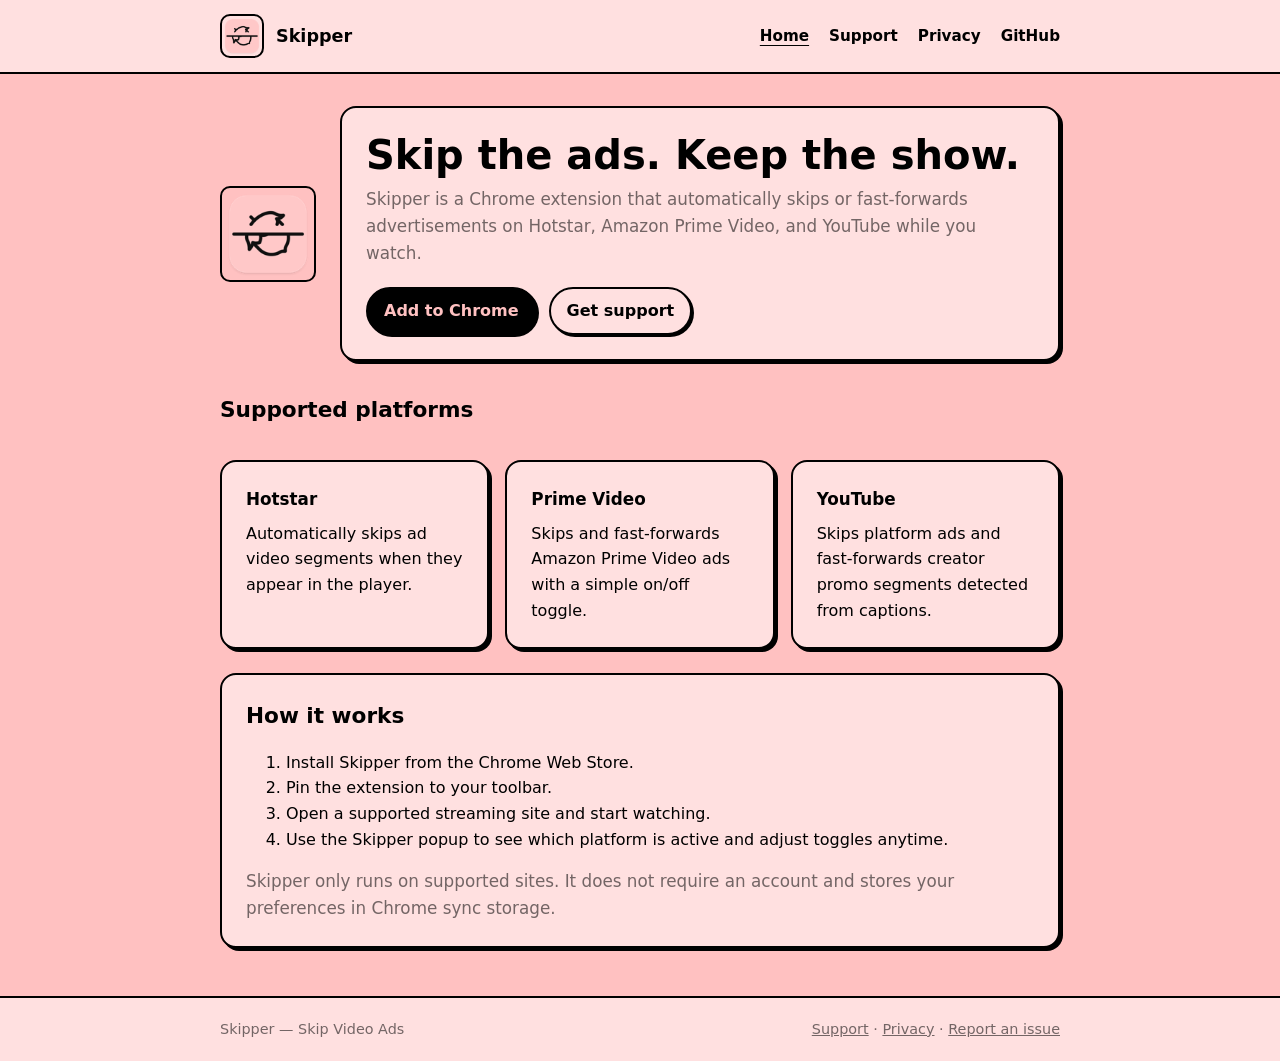
<file: docs/index.html>
<!DOCTYPE html>
<html lang="en">
<head>
  <meta charset="UTF-8">
  <meta name="viewport" content="width=device-width, initial-scale=1.0">
  <meta name="description" content="Skipper automatically skips and fast-forwards ads on Hotstar, Prime Video, and YouTube.">
  <title>Skipper — Skip Video Ads</title>
  <link rel="icon" href="icons/128.png" type="image/png">
  <link rel="stylesheet" href="site.css">
</head>
<body>
  <header class="site-header">
    <div class="site-header__inner">
      <a class="site-brand" href="index.html">
        <img class="site-brand__icon" src="icons/128.png" alt="">
        <span>Skipper</span>
      </a>
      <nav class="site-nav" aria-label="Primary">
        <a href="index.html" aria-current="page">Home</a>
        <a href="support.html">Support</a>
        <a href="privacy-policy.html">Privacy</a>
        <a href="https://github.com/TheCBKM/skipper-extention">GitHub</a>
      </nav>
    </div>
  </header>

  <main class="site-main">
    <section class="hero">
      <img class="hero__icon site-brand__icon" src="icons/128.png" alt="Skipper icon">
      <div class="hero__card">
        <h1 class="hero__title">Skip the ads. Keep the show.</h1>
        <p class="hero__subtitle">
          Skipper is a Chrome extension that automatically skips or fast-forwards advertisements
          on Hotstar, Amazon Prime Video, and YouTube while you watch.
        </p>
        <div class="hero__actions">
          <a class="button" id="install-link" href="https://chromewebstore.google.com/" rel="noopener">
            Add to Chrome
          </a>
          <a class="button button--secondary" href="support.html">Get support</a>
        </div>
      </div>
    </section>

    <section class="grid grid--3" aria-labelledby="platforms-title">
      <h2 class="section-title" id="platforms-title" style="grid-column: 1 / -1;">Supported platforms</h2>

      <article class="card">
        <h3 class="card__title">Hotstar</h3>
        <p>Automatically skips ad video segments when they appear in the player.</p>
      </article>

      <article class="card">
        <h3 class="card__title">Prime Video</h3>
        <p>Skips and fast-forwards Amazon Prime Video ads with a simple on/off toggle.</p>
      </article>

      <article class="card">
        <h3 class="card__title">YouTube</h3>
        <p>Skips platform ads and fast-forwards creator promo segments detected from captions.</p>
      </article>
    </section>

    <section class="panel" style="margin-top: 1.5rem;" aria-labelledby="how-title">
      <h2 class="section-title" id="how-title">How it works</h2>
      <ol>
        <li>Install Skipper from the Chrome Web Store.</li>
        <li>Pin the extension to your toolbar.</li>
        <li>Open a supported streaming site and start watching.</li>
        <li>Use the Skipper popup to see which platform is active and adjust toggles anytime.</li>
      </ol>
      <p class="lead">
        Skipper only runs on supported sites. It does not require an account and stores your
        preferences in Chrome sync storage.
      </p>
    </section>
  </main>

  <footer class="site-footer">
    <div class="site-footer__inner">
      <span>Skipper — Skip Video Ads</span>
      <span>
        <a href="support.html">Support</a>
        ·
        <a href="privacy-policy.html">Privacy</a>
        ·
        <a href="https://github.com/TheCBKM/skipper-extention/issues">Report an issue</a>
      </span>
    </div>
  </footer>

  <script>
  // Replace with your Chrome Web Store listing URL after publication.
  const STORE_URL = 'https://chromewebstore.google.com/';
  const installLink = document.getElementById('install-link');
  if (installLink && window.location.search.includes('store=')) {
    installLink.href = decodeURIComponent(new URLSearchParams(window.location.search).get('store'));
  }
  </script>
</body>
</html>
</file>
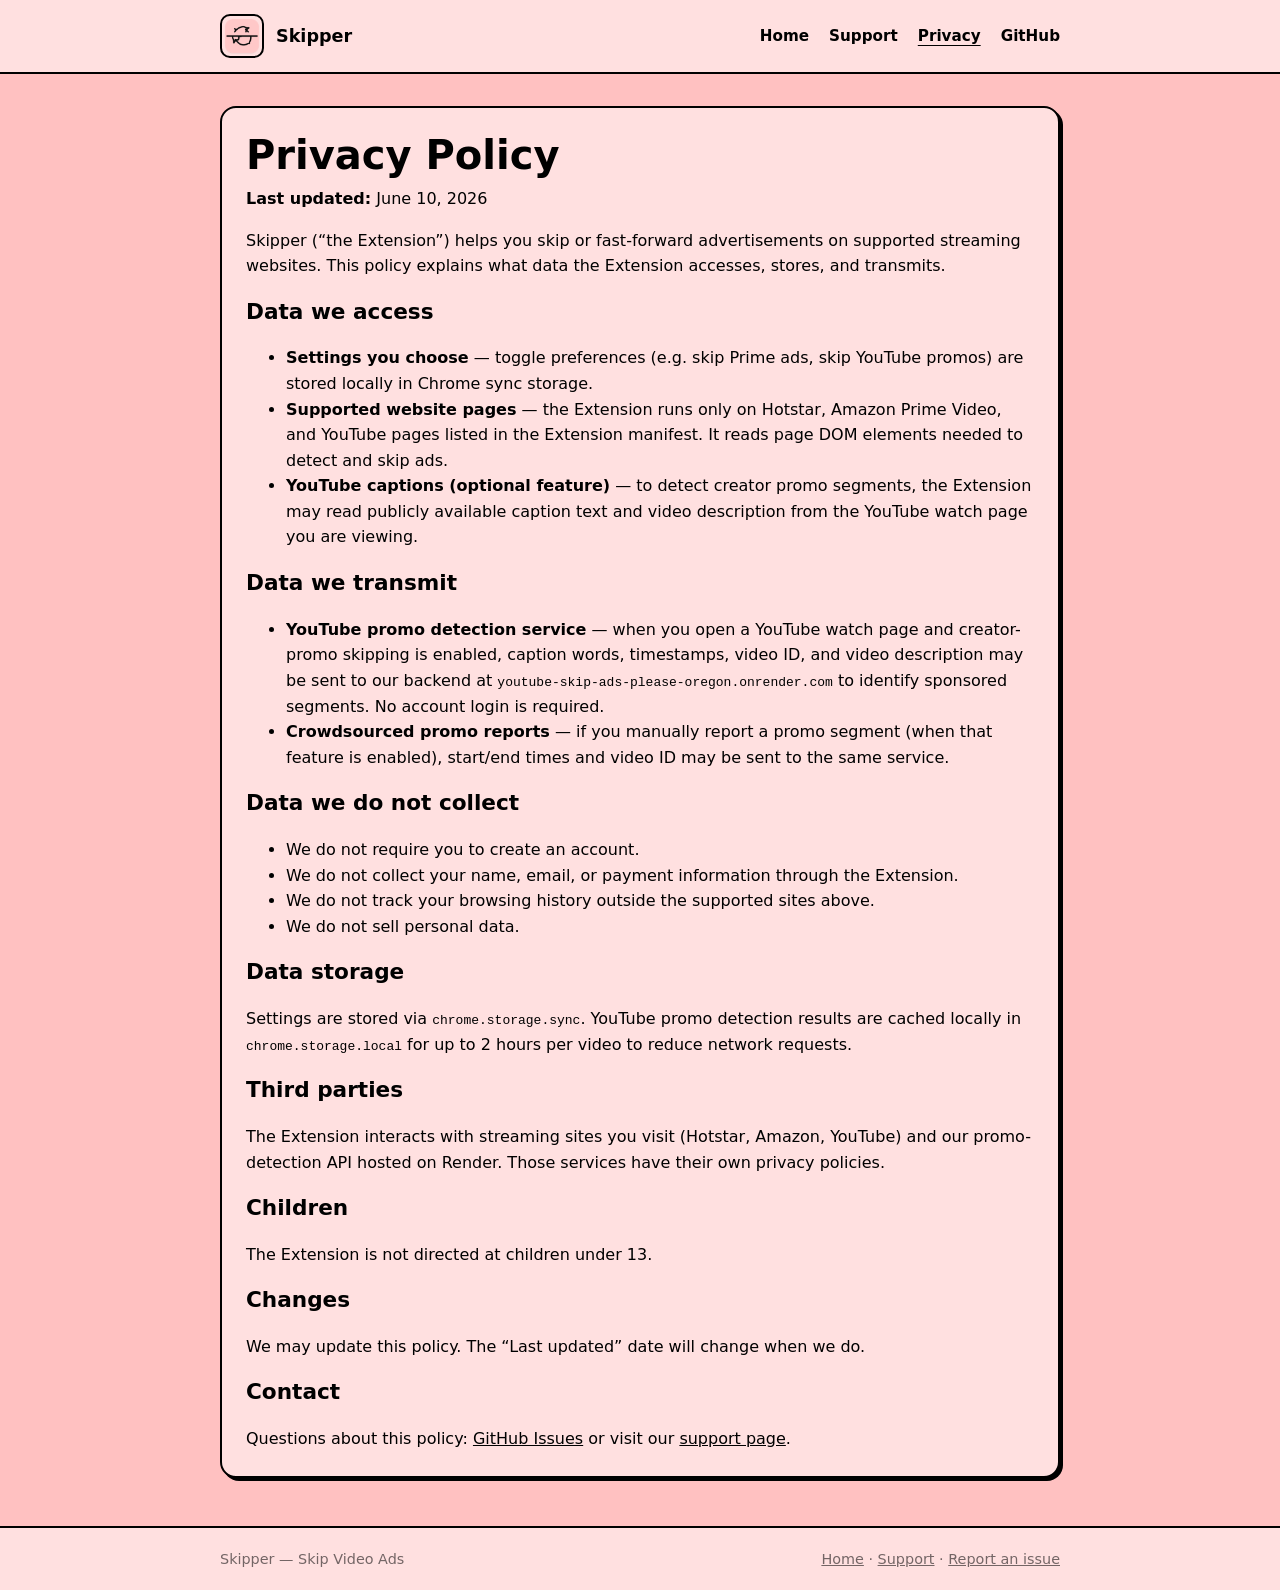
<file: docs/privacy-policy.html>
<!DOCTYPE html>
<html lang="en">
<head>
  <meta charset="UTF-8">
  <meta name="viewport" content="width=device-width, initial-scale=1.0">
  <meta name="description" content="Privacy policy for the Skipper Chrome extension.">
  <title>Skipper — Privacy Policy</title>
  <link rel="icon" href="icons/128.png" type="image/png">
  <link rel="stylesheet" href="site.css">
</head>
<body>
  <header class="site-header">
    <div class="site-header__inner">
      <a class="site-brand" href="index.html">
        <img class="site-brand__icon" src="icons/128.png" alt="">
        <span>Skipper</span>
      </a>
      <nav class="site-nav" aria-label="Primary">
        <a href="index.html">Home</a>
        <a href="support.html">Support</a>
        <a href="privacy-policy.html" aria-current="page">Privacy</a>
        <a href="https://github.com/TheCBKM/skipper-extention">GitHub</a>
      </nav>
    </div>
  </header>

  <main class="site-main">
    <article class="panel">
      <h1 class="hero__title">Privacy Policy</h1>
      <p><strong>Last updated:</strong> June 10, 2026</p>

      <p>
        Skipper (“the Extension”) helps you skip or fast-forward advertisements on supported
        streaming websites. This policy explains what data the Extension accesses, stores,
        and transmits.
      </p>

      <h2 class="section-title">Data we access</h2>
      <ul>
        <li><strong>Settings you choose</strong> — toggle preferences (e.g. skip Prime ads, skip YouTube promos) are stored locally in Chrome sync storage.</li>
        <li><strong>Supported website pages</strong> — the Extension runs only on Hotstar, Amazon Prime Video, and YouTube pages listed in the Extension manifest. It reads page DOM elements needed to detect and skip ads.</li>
        <li><strong>YouTube captions (optional feature)</strong> — to detect creator promo segments, the Extension may read publicly available caption text and video description from the YouTube watch page you are viewing.</li>
      </ul>

      <h2 class="section-title">Data we transmit</h2>
      <ul>
        <li>
          <strong>YouTube promo detection service</strong> — when you open a YouTube watch page and creator-promo skipping is enabled, caption words, timestamps, video ID, and video description may be sent to our backend at
          <code>youtube-skip-ads-please-oregon.onrender.com</code> to identify sponsored segments. No account login is required.
        </li>
        <li>
          <strong>Crowdsourced promo reports</strong> — if you manually report a promo segment (when that feature is enabled), start/end times and video ID may be sent to the same service.
        </li>
      </ul>

      <h2 class="section-title">Data we do not collect</h2>
      <ul>
        <li>We do not require you to create an account.</li>
        <li>We do not collect your name, email, or payment information through the Extension.</li>
        <li>We do not track your browsing history outside the supported sites above.</li>
        <li>We do not sell personal data.</li>
      </ul>

      <h2 class="section-title">Data storage</h2>
      <p>
        Settings are stored via <code>chrome.storage.sync</code>. YouTube promo detection results
        are cached locally in <code>chrome.storage.local</code> for up to 2 hours per video to
        reduce network requests.
      </p>

      <h2 class="section-title">Third parties</h2>
      <p>
        The Extension interacts with streaming sites you visit (Hotstar, Amazon, YouTube) and
        our promo-detection API hosted on Render. Those services have their own privacy policies.
      </p>

      <h2 class="section-title">Children</h2>
      <p>The Extension is not directed at children under 13.</p>

      <h2 class="section-title">Changes</h2>
      <p>We may update this policy. The “Last updated” date will change when we do.</p>

      <h2 class="section-title">Contact</h2>
      <p>
        Questions about this policy:
        <a href="https://github.com/TheCBKM/skipper-extention/issues">GitHub Issues</a>
        or visit our <a href="support.html">support page</a>.
      </p>
    </article>
  </main>

  <footer class="site-footer">
    <div class="site-footer__inner">
      <span>Skipper — Skip Video Ads</span>
      <span>
        <a href="index.html">Home</a>
        ·
        <a href="support.html">Support</a>
        ·
        <a href="https://github.com/TheCBKM/skipper-extention/issues">Report an issue</a>
      </span>
    </div>
  </footer>
</body>
</html>
</file>
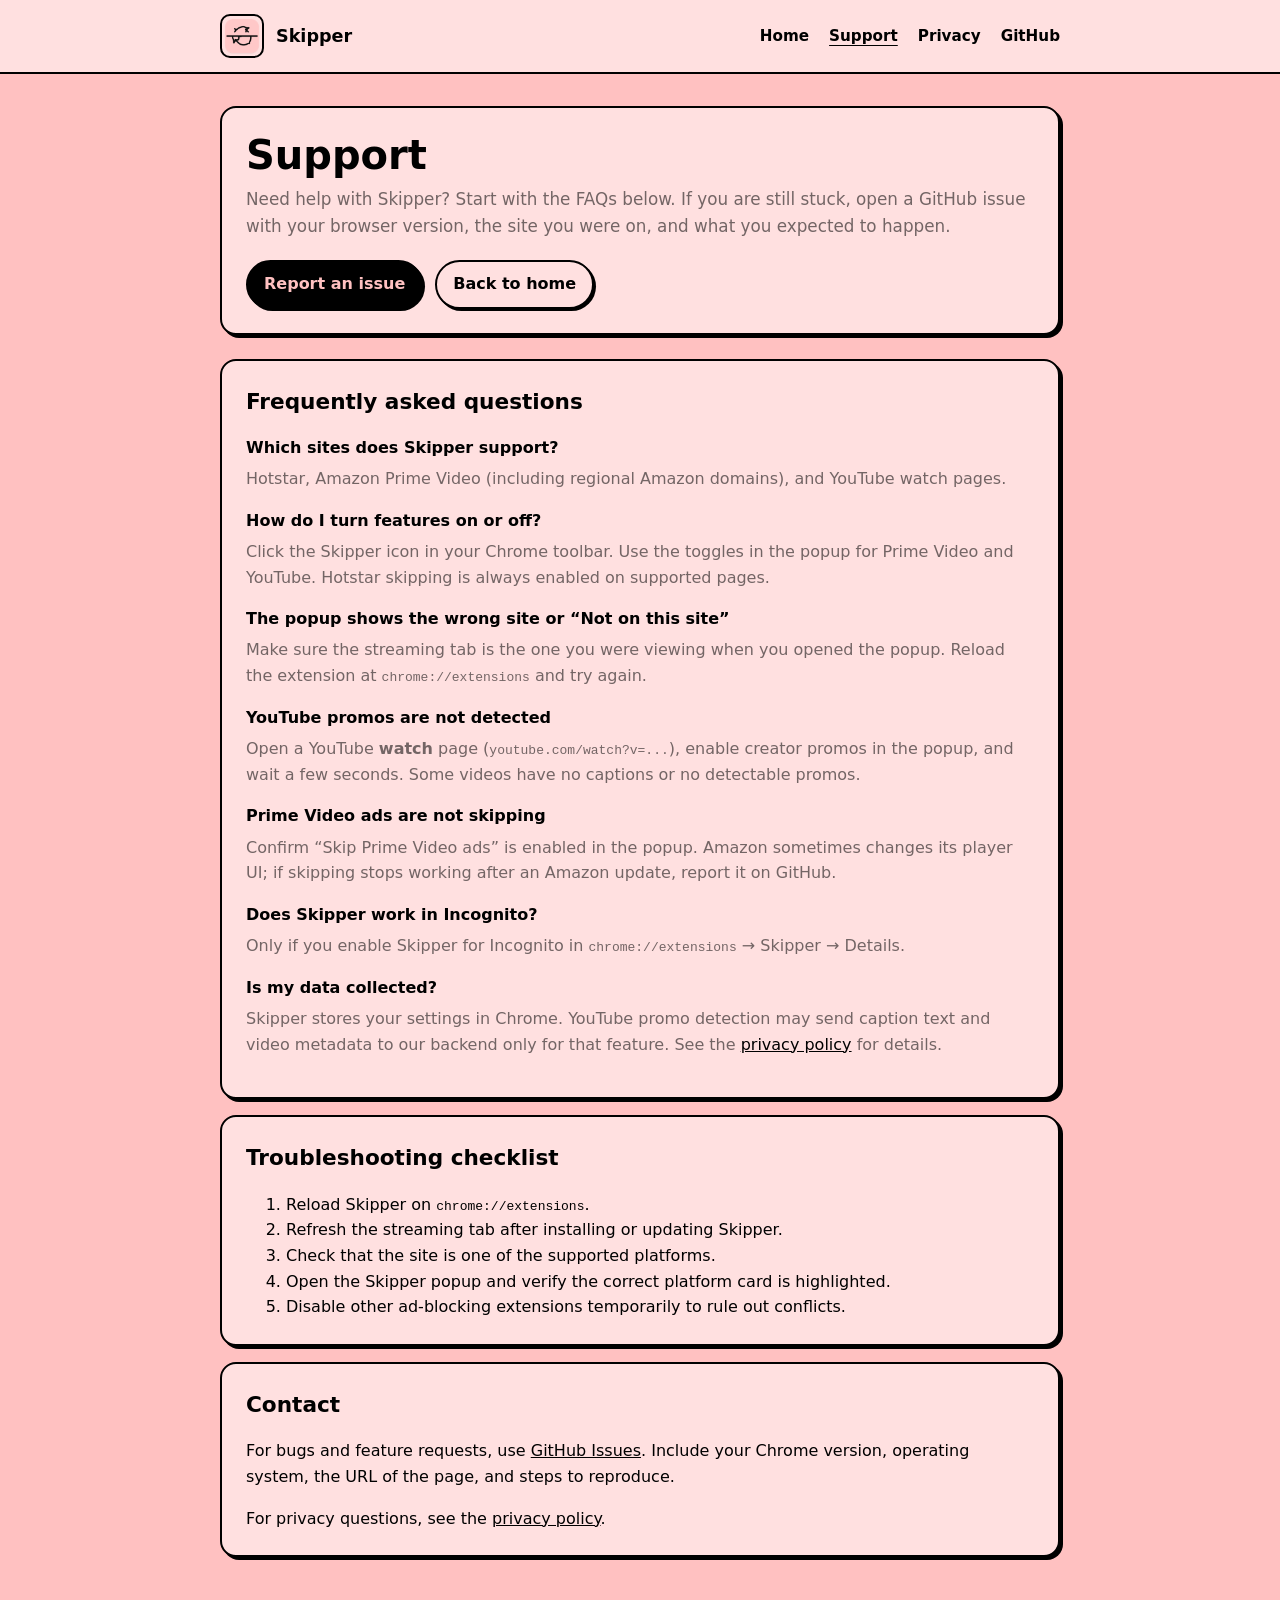
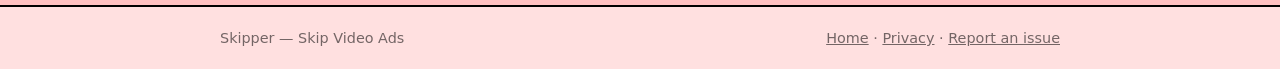
<file: docs/support.html>
<!DOCTYPE html>
<html lang="en">
<head>
  <meta charset="UTF-8">
  <meta name="viewport" content="width=device-width, initial-scale=1.0">
  <meta name="description" content="Get help with Skipper — troubleshooting, FAQs, and issue reporting.">
  <title>Skipper Support</title>
  <link rel="icon" href="icons/128.png" type="image/png">
  <link rel="stylesheet" href="site.css">
</head>
<body>
  <header class="site-header">
    <div class="site-header__inner">
      <a class="site-brand" href="index.html">
        <img class="site-brand__icon" src="icons/128.png" alt="">
        <span>Skipper</span>
      </a>
      <nav class="site-nav" aria-label="Primary">
        <a href="index.html">Home</a>
        <a href="support.html" aria-current="page">Support</a>
        <a href="privacy-policy.html">Privacy</a>
        <a href="https://github.com/TheCBKM/skipper-extention">GitHub</a>
      </nav>
    </div>
  </header>

  <main class="site-main">
    <section class="hero__card" style="margin-bottom: 1.5rem;">
      <h1 class="hero__title">Support</h1>
      <p class="lead">
        Need help with Skipper? Start with the FAQs below. If you are still stuck, open a
        GitHub issue with your browser version, the site you were on, and what you expected to happen.
      </p>
      <div class="hero__actions">
        <a class="button" href="https://github.com/TheCBKM/skipper-extention/issues/new">Report an issue</a>
        <a class="button button--secondary" href="index.html">Back to home</a>
      </div>
    </section>

    <section class="panel" aria-labelledby="faq-title">
      <h2 class="section-title" id="faq-title">Frequently asked questions</h2>
      <dl class="faq">
        <dt>Which sites does Skipper support?</dt>
        <dd>Hotstar, Amazon Prime Video (including regional Amazon domains), and YouTube watch pages.</dd>

        <dt>How do I turn features on or off?</dt>
        <dd>Click the Skipper icon in your Chrome toolbar. Use the toggles in the popup for Prime Video and YouTube. Hotstar skipping is always enabled on supported pages.</dd>

        <dt>The popup shows the wrong site or “Not on this site”</dt>
        <dd>Make sure the streaming tab is the one you were viewing when you opened the popup. Reload the extension at <code>chrome://extensions</code> and try again.</dd>

        <dt>YouTube promos are not detected</dt>
        <dd>Open a YouTube <strong>watch</strong> page (<code>youtube.com/watch?v=...</code>), enable creator promos in the popup, and wait a few seconds. Some videos have no captions or no detectable promos.</dd>

        <dt>Prime Video ads are not skipping</dt>
        <dd>Confirm “Skip Prime Video ads” is enabled in the popup. Amazon sometimes changes its player UI; if skipping stops working after an Amazon update, report it on GitHub.</dd>

        <dt>Does Skipper work in Incognito?</dt>
        <dd>Only if you enable Skipper for Incognito in <code>chrome://extensions</code> → Skipper → Details.</dd>

        <dt>Is my data collected?</dt>
        <dd>Skipper stores your settings in Chrome. YouTube promo detection may send caption text and video metadata to our backend only for that feature. See the <a href="privacy-policy.html">privacy policy</a> for details.</dd>
      </dl>
    </section>

    <section class="panel" style="margin-top: 1rem;" aria-labelledby="troubleshooting-title">
      <h2 class="section-title" id="troubleshooting-title">Troubleshooting checklist</h2>
      <ol>
        <li>Reload Skipper on <code>chrome://extensions</code>.</li>
        <li>Refresh the streaming tab after installing or updating Skipper.</li>
        <li>Check that the site is one of the supported platforms.</li>
        <li>Open the Skipper popup and verify the correct platform card is highlighted.</li>
        <li>Disable other ad-blocking extensions temporarily to rule out conflicts.</li>
      </ol>
    </section>

    <section class="panel" style="margin-top: 1rem;" aria-labelledby="contact-title">
      <h2 class="section-title" id="contact-title">Contact</h2>
      <p>
        For bugs and feature requests, use
        <a href="https://github.com/TheCBKM/skipper-extention/issues">GitHub Issues</a>.
        Include your Chrome version, operating system, the URL of the page, and steps to reproduce.
      </p>
      <p>
        For privacy questions, see the <a href="privacy-policy.html">privacy policy</a>.
      </p>
    </section>
  </main>

  <footer class="site-footer">
    <div class="site-footer__inner">
      <span>Skipper — Skip Video Ads</span>
      <span>
        <a href="index.html">Home</a>
        ·
        <a href="privacy-policy.html">Privacy</a>
        ·
        <a href="https://github.com/TheCBKM/skipper-extention/issues">Report an issue</a>
      </span>
    </div>
  </footer>
</body>
</html>
</file>
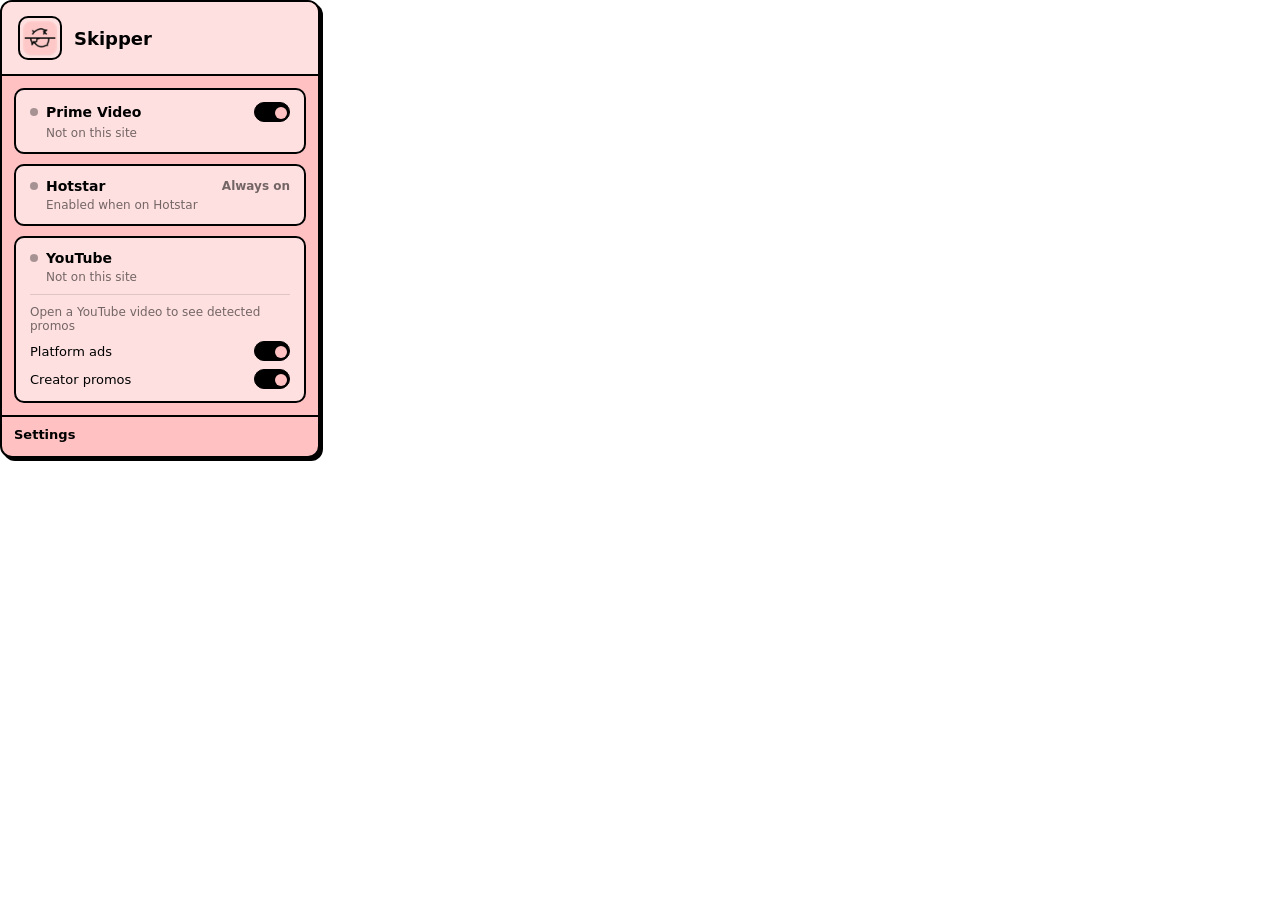
<file: store-assets/popup-mockup.html>
<!DOCTYPE html>
<html lang="en">
<head>
  <meta charset="UTF-8">
  <title>Skipper Popup Mockup</title>
  <style>
    :root {
      --skipper-pink: #ffc1c1;
      --skipper-pink-soft: #ffe0e0;
      --skipper-ink: #000000;
      --skipper-ink-muted: rgba(0, 0, 0, 0.55);
      --skipper-radius-sm: 10px;
      --skipper-border: 2px solid #000;
      --skipper-shadow: 3px 3px 0 #000;
      --skipper-font: 'Segoe UI', system-ui, -apple-system, sans-serif;
      --skipper-status-idle: rgba(0, 0, 0, 0.35);
    }
    * { box-sizing: border-box; }
    body { margin: 0; font-family: var(--skipper-font); }
    .skipper-panel {
      width: 320px;
      background: var(--skipper-pink);
      color: var(--skipper-ink);
      border: var(--skipper-border);
      border-radius: 12px;
      overflow: hidden;
      box-shadow: var(--skipper-shadow);
    }
    .skipper-header {
      display: flex;
      align-items: center;
      gap: 12px;
      padding: 14px 16px;
      background: var(--skipper-pink-soft);
      border-bottom: var(--skipper-border);
    }
    .skipper-header__icon {
      width: 44px;
      height: 44px;
      border-radius: var(--skipper-radius-sm);
      border: var(--skipper-border);
    }
    .skipper-header__title { margin: 0; font-size: 18px; font-weight: 700; }
    .skipper-cards { display: flex; flex-direction: column; gap: 10px; padding: 12px; }
    .platform-card {
      background: var(--skipper-pink-soft);
      border: var(--skipper-border);
      border-radius: var(--skipper-radius-sm);
      padding: 12px 14px;
    }
    .platform-card__header {
      display: flex;
      align-items: center;
      justify-content: space-between;
      gap: 10px;
    }
    .platform-card__title-row {
      display: flex;
      align-items: center;
      gap: 8px;
    }
    .platform-card__status-dot {
      width: 8px;
      height: 8px;
      border-radius: 50%;
      background: var(--skipper-status-idle);
    }
    .platform-card__name { font-size: 14px; font-weight: 600; }
    .platform-card__status-text {
      margin: 4px 0 0 16px;
      font-size: 12px;
      color: var(--skipper-ink-muted);
    }
    .platform-card__badge {
      font-size: 12px;
      font-weight: 600;
      color: var(--skipper-ink-muted);
    }
    .platform-card__body {
      margin-top: 10px;
      padding-top: 10px;
      border-top: 1px solid rgba(0,0,0,0.12);
    }
    .platform-card__sub-option {
      display: flex;
      align-items: center;
      justify-content: space-between;
      margin-top: 8px;
      font-size: 13px;
      font-weight: 500;
    }
    .promo-list__empty {
      margin: 0;
      font-size: 12px;
      color: var(--skipper-ink-muted);
    }
    .switch {
      position: relative;
      display: inline-block;
      width: 36px;
      height: 20px;
      flex-shrink: 0;
    }
    .switch__slider {
      position: absolute;
      inset: 0;
      border-radius: 20px;
      background: #000;
      border: 1.5px solid #000;
    }
    .switch__slider::before {
      content: '';
      position: absolute;
      width: 12px;
      height: 12px;
      right: 2px;
      bottom: 2px;
      border-radius: 50%;
      background: var(--skipper-pink);
    }
    .skipper-footer {
      padding: 10px 12px 14px;
      border-top: var(--skipper-border);
      font-size: 13px;
      font-weight: 600;
    }
  </style>
</head>
<body>
  <div class="skipper-panel" id="popup">
    <header class="skipper-header">
      <img class="skipper-header__icon" src="../icons/48.png" alt="">
      <h1 class="skipper-header__title">Skipper</h1>
    </header>
    <div class="skipper-cards">
      <article class="platform-card">
        <div class="platform-card__header">
          <div class="platform-card__title-row">
            <span class="platform-card__status-dot"></span>
            <span class="platform-card__name">Prime Video</span>
          </div>
          <span class="switch"><span class="switch__slider"></span></span>
        </div>
        <p class="platform-card__status-text">Not on this site</p>
      </article>
      <article class="platform-card">
        <div class="platform-card__header">
          <div class="platform-card__title-row">
            <span class="platform-card__status-dot"></span>
            <span class="platform-card__name">Hotstar</span>
          </div>
          <span class="platform-card__badge">Always on</span>
        </div>
        <p class="platform-card__status-text">Enabled when on Hotstar</p>
      </article>
      <article class="platform-card">
        <div class="platform-card__header">
          <div class="platform-card__title-row">
            <span class="platform-card__status-dot"></span>
            <span class="platform-card__name">YouTube</span>
          </div>
        </div>
        <p class="platform-card__status-text">Not on this site</p>
        <div class="platform-card__body">
          <p class="promo-list__empty">Open a YouTube video to see detected promos</p>
          <div class="platform-card__sub-option">
            <span>Platform ads</span>
            <span class="switch"><span class="switch__slider"></span></span>
          </div>
          <div class="platform-card__sub-option">
            <span>Creator promos</span>
            <span class="switch"><span class="switch__slider"></span></span>
          </div>
        </div>
      </article>
    </div>
    <footer class="skipper-footer">Settings</footer>
  </div>
</body>
</html>
</file>
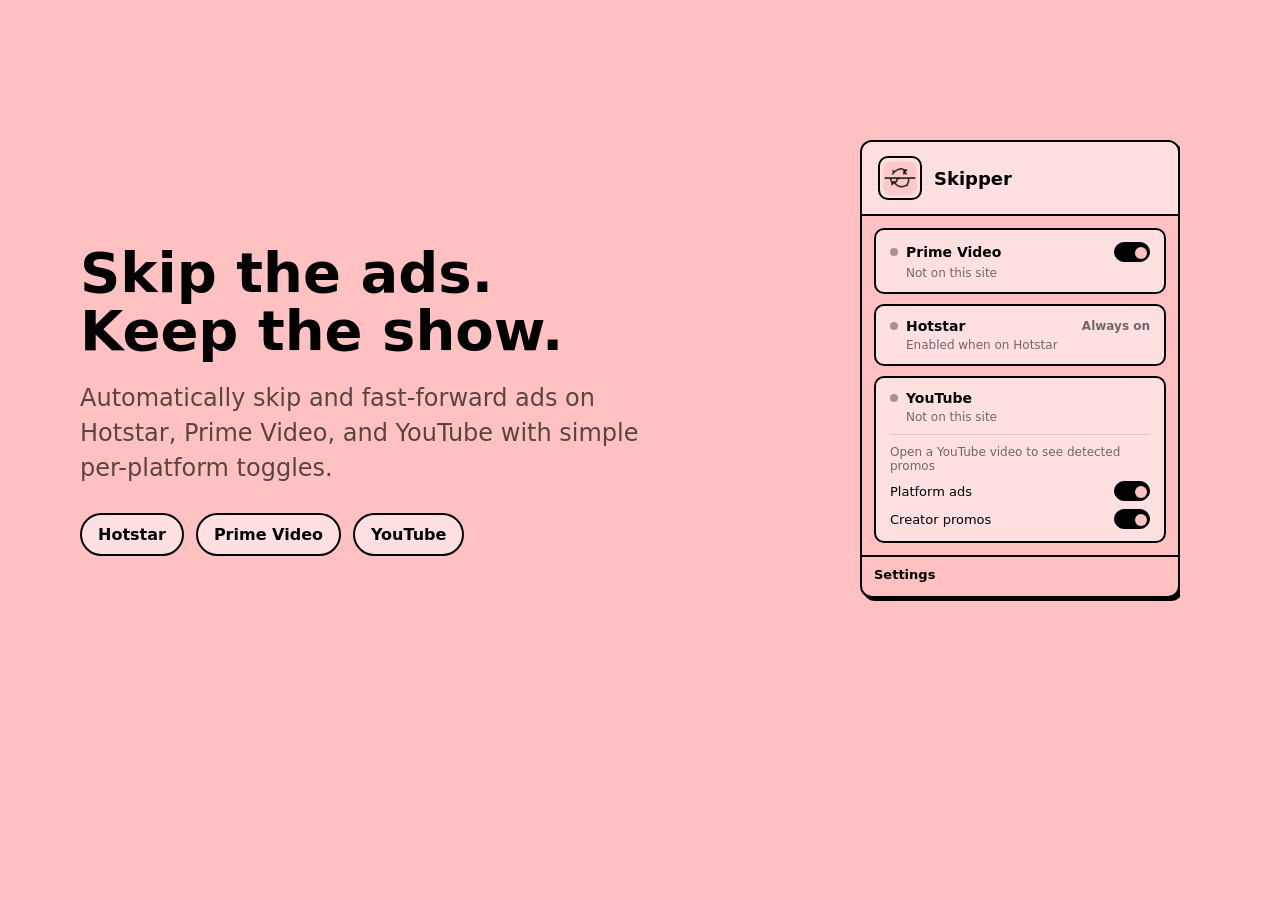
<file: store-assets/screenshot-1280x800.html>
<!DOCTYPE html>
<html lang="en">
<head>
  <meta charset="UTF-8">
  <style>
    * { box-sizing: border-box; margin: 0; padding: 0; }
    body {
      width: 1280px;
      height: 800px;
      overflow: hidden;
      font-family: 'Segoe UI', system-ui, sans-serif;
      background: #ffc1c1;
      color: #000;
    }
    .canvas {
      width: 1280px;
      height: 800px;
      display: grid;
      grid-template-columns: 1fr 360px;
      align-items: center;
      padding: 64px 80px;
      gap: 48px;
    }
    .copy h1 {
      font-size: 56px;
      line-height: 1.05;
      margin-bottom: 20px;
      font-weight: 700;
    }
    .copy p {
      font-size: 24px;
      line-height: 1.45;
      color: rgba(0,0,0,0.65);
      max-width: 560px;
    }
    .badges {
      display: flex;
      flex-wrap: wrap;
      gap: 12px;
      margin-top: 28px;
    }
    .badge {
      padding: 10px 16px;
      border: 2px solid #000;
      border-radius: 999px;
      background: #ffe0e0;
      font-size: 16px;
      font-weight: 600;
    }
    .popup-wrap {
      display: flex;
      justify-content: center;
      align-items: center;
    }
    iframe {
      width: 320px;
      height: 520px;
      border: none;
      overflow: hidden;
    }
  </style>
</head>
<body>
  <div class="canvas">
    <div class="copy">
      <h1>Skip the ads.<br>Keep the show.</h1>
      <p>Automatically skip and fast-forward ads on Hotstar, Prime Video, and YouTube with simple per-platform toggles.</p>
      <div class="badges">
        <span class="badge">Hotstar</span>
        <span class="badge">Prime Video</span>
        <span class="badge">YouTube</span>
      </div>
    </div>
    <div class="popup-wrap">
      <iframe src="popup-mockup.html" scrolling="no"></iframe>
    </div>
  </div>
</body>
</html>
</file>
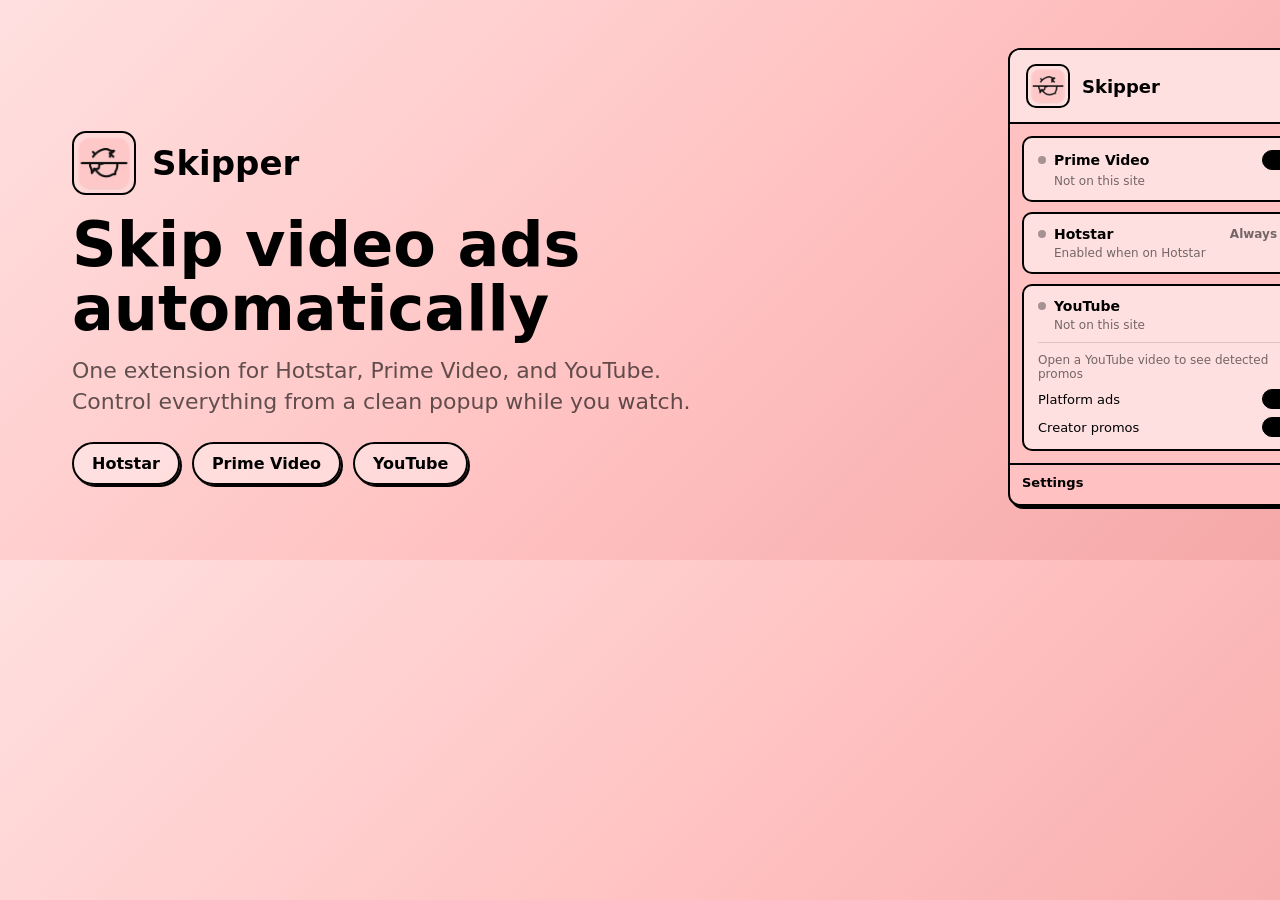
<file: store-assets/screenshot-1400x560.html>
<!DOCTYPE html>
<html lang="en">
<head>
  <meta charset="UTF-8">
  <style>
    * { box-sizing: border-box; margin: 0; padding: 0; }
    body {
      width: 1400px;
      height: 560px;
      overflow: hidden;
      font-family: 'Segoe UI', system-ui, sans-serif;
      background: linear-gradient(135deg, #ffe0e0 0%, #ffc1c1 55%, #f5a8a8 100%);
      color: #000;
    }
    .canvas {
      width: 1400px;
      height: 560px;
      display: grid;
      grid-template-columns: 1.1fr 0.9fr;
      align-items: center;
      padding: 48px 72px;
      gap: 40px;
    }
    .brand {
      display: flex;
      align-items: center;
      gap: 16px;
      margin-bottom: 18px;
    }
    .brand img {
      width: 64px;
      height: 64px;
      border-radius: 14px;
      border: 2px solid #000;
    }
    .brand span {
      font-size: 34px;
      font-weight: 700;
    }
    .copy h1 {
      font-size: 62px;
      line-height: 1.02;
      font-weight: 700;
      margin-bottom: 16px;
    }
    .copy p {
      font-size: 22px;
      line-height: 1.4;
      color: rgba(0,0,0,0.62);
      max-width: 620px;
    }
    .platforms {
      display: flex;
      gap: 12px;
      margin-top: 24px;
    }
    .platform {
      padding: 10px 18px;
      border: 2px solid #000;
      border-radius: 999px;
      background: rgba(255,255,255,0.35);
      font-size: 16px;
      font-weight: 700;
      box-shadow: 2px 2px 0 #000;
    }
    .popup-wrap {
      display: flex;
      justify-content: flex-end;
      align-items: center;
    }
    iframe {
      width: 320px;
      height: 520px;
      border: none;
    }
  </style>
</head>
<body>
  <div class="canvas">
    <div class="copy">
      <div class="brand">
        <img src="../icons/128.png" alt="">
        <span>Skipper</span>
      </div>
      <h1>Skip video ads automatically</h1>
      <p>One extension for Hotstar, Prime Video, and YouTube. Control everything from a clean popup while you watch.</p>
      <div class="platforms">
        <span class="platform">Hotstar</span>
        <span class="platform">Prime Video</span>
        <span class="platform">YouTube</span>
      </div>
    </div>
    <div class="popup-wrap">
      <iframe src="popup-mockup.html" scrolling="no"></iframe>
    </div>
  </div>
</body>
</html>
</file>
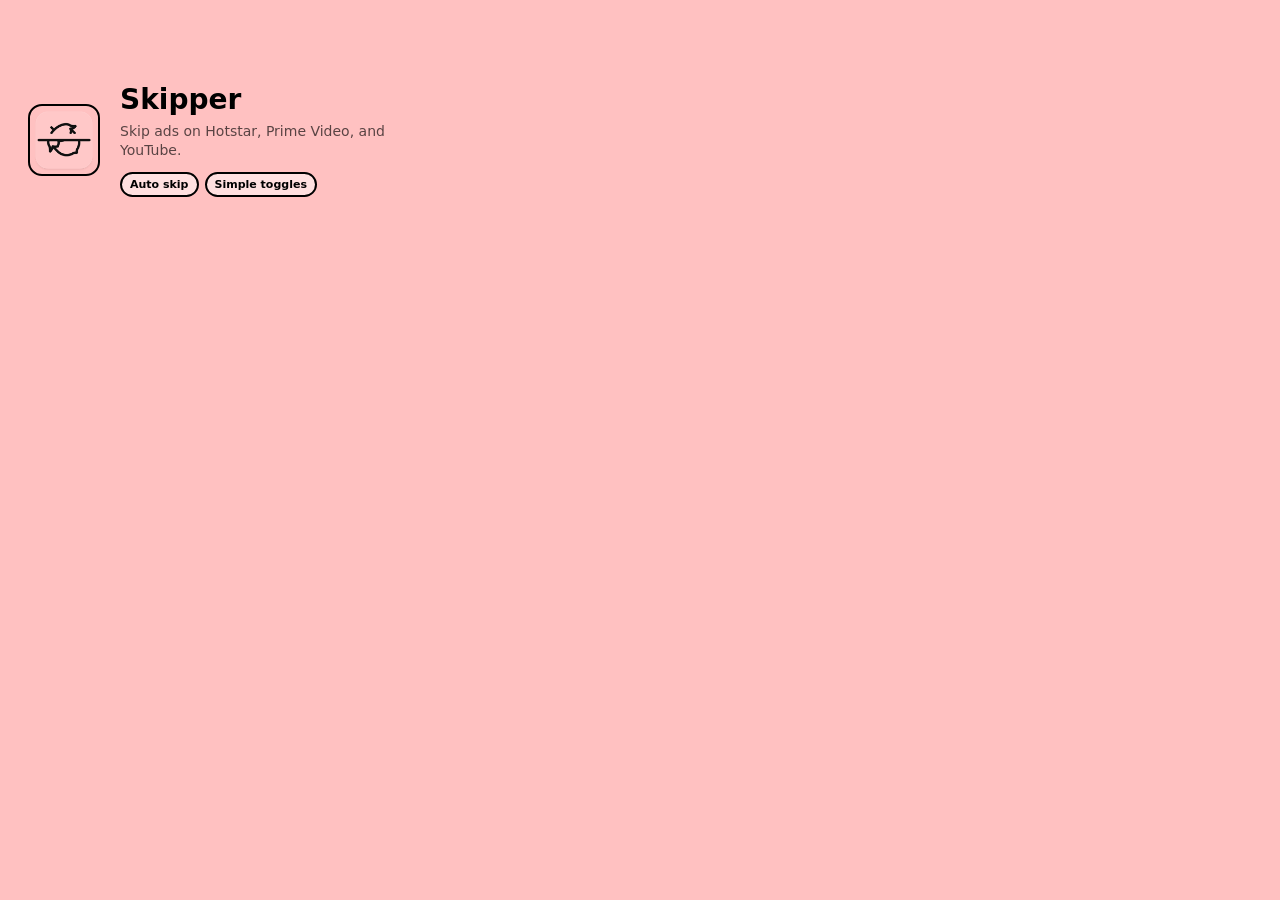
<file: store-assets/screenshot-440x280.html>
<!DOCTYPE html>
<html lang="en">
<head>
  <meta charset="UTF-8">
  <style>
    * { box-sizing: border-box; margin: 0; padding: 0; }
    body {
      width: 440px;
      height: 280px;
      overflow: hidden;
      font-family: 'Segoe UI', system-ui, sans-serif;
      background: #ffc1c1;
      color: #000;
    }
    .canvas {
      width: 440px;
      height: 280px;
      padding: 24px 28px;
      display: flex;
      align-items: center;
      gap: 20px;
    }
    .icon {
      width: 72px;
      height: 72px;
      border-radius: 14px;
      border: 2px solid #000;
      flex-shrink: 0;
    }
    .copy h1 {
      font-size: 28px;
      font-weight: 700;
      margin-bottom: 6px;
    }
    .copy p {
      font-size: 14px;
      line-height: 1.35;
      color: rgba(0,0,0,0.65);
      max-width: 280px;
    }
    .tags {
      display: flex;
      gap: 6px;
      margin-top: 12px;
      flex-wrap: wrap;
    }
    .tag {
      font-size: 11px;
      font-weight: 700;
      padding: 4px 8px;
      border: 2px solid #000;
      border-radius: 999px;
      background: #ffe0e0;
    }
  </style>
</head>
<body>
  <div class="canvas">
    <img class="icon" src="../icons/128.png" alt="">
    <div class="copy">
      <h1>Skipper</h1>
      <p>Skip ads on Hotstar, Prime Video, and YouTube.</p>
      <div class="tags">
        <span class="tag">Auto skip</span>
        <span class="tag">Simple toggles</span>
      </div>
    </div>
  </div>
</body>
</html>
</file>
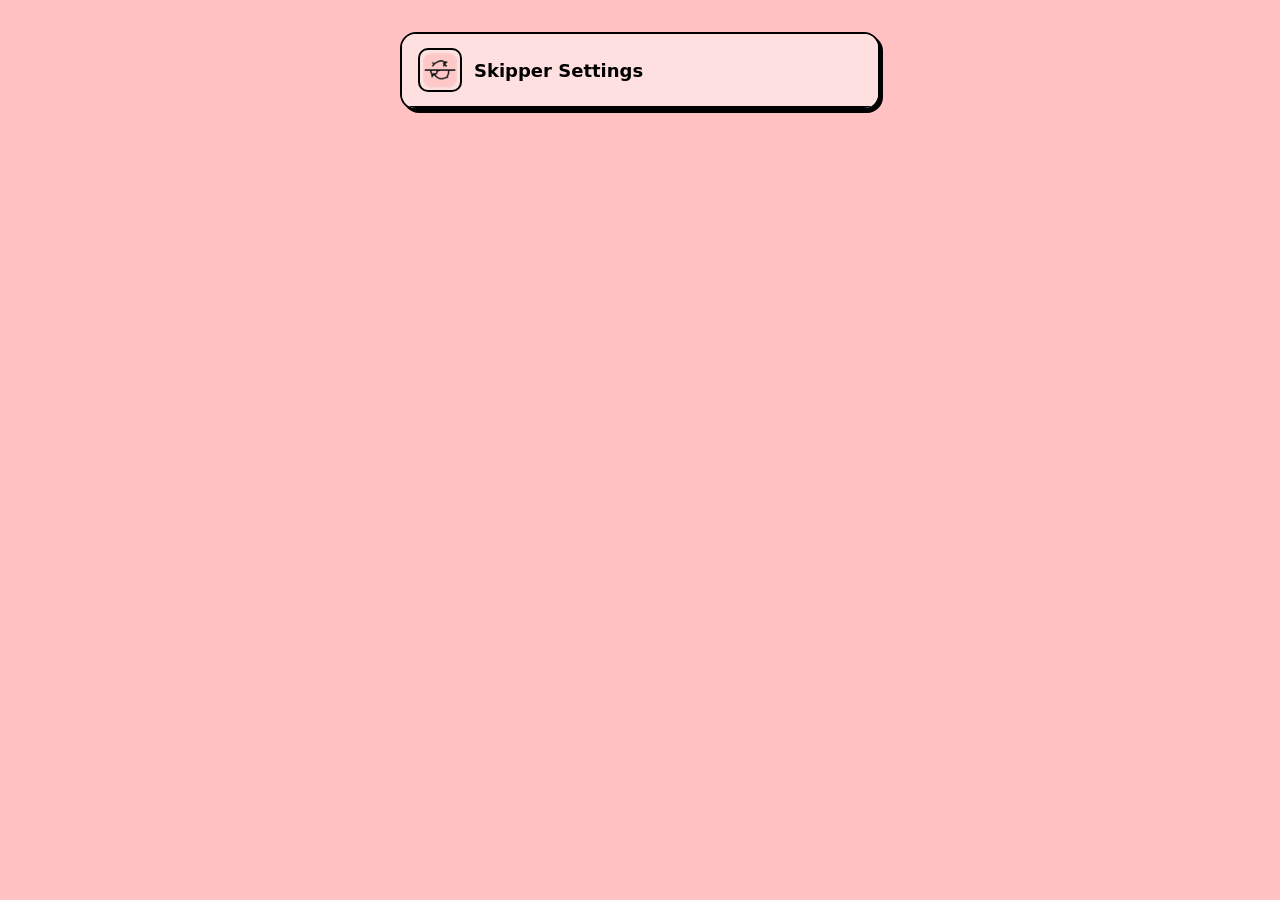
<file: ui/options.html>
<!DOCTYPE html>
<html lang="en">
<head>
  <meta charset="UTF-8">
  <meta name="viewport" content="width=device-width, initial-scale=1.0">
  <title>Skipper Options</title>
  <link rel="stylesheet" href="tokens.css">
  <link rel="stylesheet" href="components.css">
  <link rel="stylesheet" href="options.css">
</head>
<body class="options-page">
  <div class="options-shell">
    <header class="skipper-header">
      <img src="../icons/48.png" alt="" class="skipper-header__icon">
      <h1 class="skipper-header__title" id="options-title">Skipper Settings</h1>
    </header>

    <div id="platform-cards-root"></div>
  </div>

  <script type="module" src="options.js"></script>
</body>
</html>
</file>
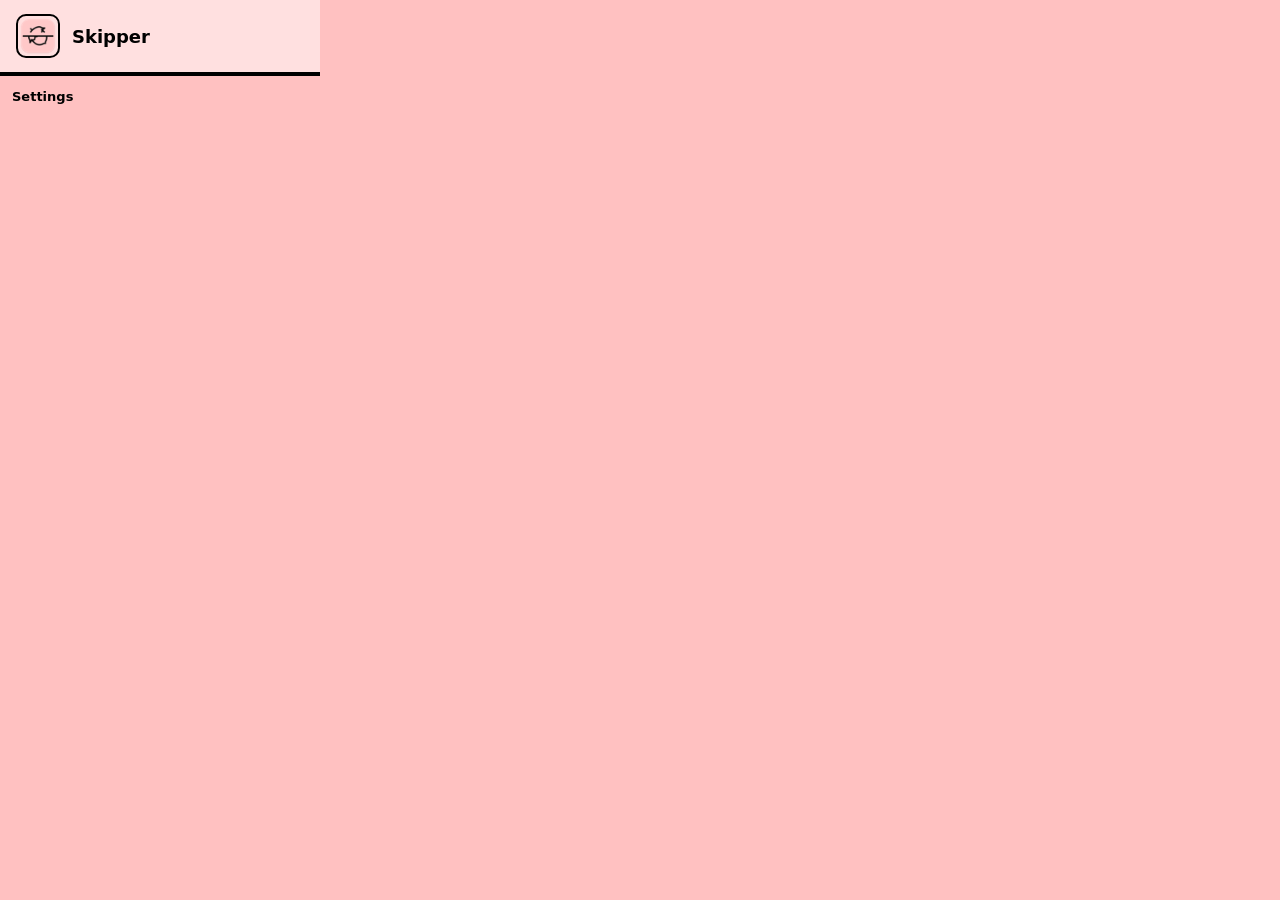
<file: ui/popup.html>
<!DOCTYPE html>
<html lang="en">
<head>
  <meta charset="UTF-8">
  <meta name="viewport" content="width=device-width, initial-scale=1.0">
  <title>Skipper</title>
  <link rel="stylesheet" href="tokens.css">
  <link rel="stylesheet" href="components.css">
  <link rel="stylesheet" href="popup.css">
</head>
<body>
  <div class="skipper-panel">
    <header class="skipper-header">
      <img src="../icons/48.png" alt="" class="skipper-header__icon">
      <h1 class="skipper-header__title">Skipper</h1>
    </header>

    <div id="platform-cards-root"></div>

    <footer class="skipper-footer">
      <button type="button" class="skipper-footer__link" id="open-options" data-i18n="settings_link">Settings</button>
    </footer>
  </div>

  <script type="module" src="popup.js"></script>
</body>
</html>
</file>
<file: docs/site.css>
:root {
  --skipper-pink: #ffc1c1;
  --skipper-pink-soft: #ffe0e0;
  --skipper-pink-deep: #f5a8a8;
  --skipper-ink: #000000;
  --skipper-ink-muted: rgba(0, 0, 0, 0.55);
  --skipper-radius: 16px;
  --skipper-radius-sm: 10px;
  --skipper-border: 2px solid var(--skipper-ink);
  --skipper-shadow: 3px 3px 0 var(--skipper-ink);
  --skipper-font: 'Segoe UI', system-ui, -apple-system, sans-serif;
  --skipper-max-width: 880px;
}

*,
*::before,
*::after {
  box-sizing: border-box;
}

body {
  margin: 0;
  font-family: var(--skipper-font);
  color: var(--skipper-ink);
  background: var(--skipper-pink);
  line-height: 1.6;
}

a {
  color: var(--skipper-ink);
}

a:hover {
  text-decoration-thickness: 2px;
}

.site-header {
  background: var(--skipper-pink-soft);
  border-bottom: var(--skipper-border);
}

.site-header__inner,
.site-main,
.site-footer__inner {
  max-width: var(--skipper-max-width);
  margin: 0 auto;
  padding: 0 1.25rem;
}

.site-header__inner {
  display: flex;
  align-items: center;
  justify-content: space-between;
  gap: 1rem;
  min-height: 72px;
}

.site-brand {
  display: inline-flex;
  align-items: center;
  gap: 12px;
  text-decoration: none;
  color: inherit;
  font-weight: 700;
  font-size: 1.1rem;
}

.site-brand__icon {
  width: 44px;
  height: 44px;
  border-radius: var(--skipper-radius-sm);
  border: var(--skipper-border);
}

.site-nav {
  display: flex;
  flex-wrap: wrap;
  gap: 0.75rem 1.25rem;
  font-size: 0.95rem;
  font-weight: 600;
}

.site-nav a {
  text-decoration: none;
}

.site-nav a[aria-current="page"] {
  text-decoration: underline;
  text-underline-offset: 4px;
}

.site-main {
  padding: 2rem 1.25rem 3rem;
}

.hero {
  display: grid;
  gap: 1.5rem;
  align-items: center;
  margin-bottom: 2rem;
}

.hero__card,
.card,
.panel {
  background: var(--skipper-pink-soft);
  border: var(--skipper-border);
  border-radius: var(--skipper-radius);
  box-shadow: var(--skipper-shadow);
  padding: 1.5rem;
}

.hero__title {
  margin: 0 0 0.5rem;
  font-size: clamp(1.8rem, 4vw, 2.5rem);
  line-height: 1.15;
}

.hero__subtitle,
.lead {
  margin: 0;
  color: var(--skipper-ink-muted);
  font-size: 1.05rem;
}

.hero__actions {
  display: flex;
  flex-wrap: wrap;
  gap: 0.75rem;
  margin-top: 1.25rem;
}

.button {
  display: inline-flex;
  align-items: center;
  justify-content: center;
  min-height: 42px;
  padding: 0.6rem 1rem;
  border: var(--skipper-border);
  border-radius: 999px;
  background: var(--skipper-ink);
  color: var(--skipper-pink);
  font: inherit;
  font-weight: 700;
  text-decoration: none;
  cursor: pointer;
  box-shadow: 2px 2px 0 var(--skipper-ink);
}

.button:hover {
  transform: translate(-1px, -1px);
  box-shadow: 3px 3px 0 var(--skipper-ink);
}

.button--secondary {
  background: var(--skipper-pink-soft);
  color: var(--skipper-ink);
}

.grid {
  display: grid;
  gap: 1rem;
}

.grid--3 {
  grid-template-columns: repeat(auto-fit, minmax(220px, 1fr));
}

.card__title {
  margin: 0 0 0.5rem;
  font-size: 1.05rem;
}

.card p,
.panel p,
.panel ul,
.panel ol {
  margin: 0 0 1rem;
}

.card p:last-child,
.panel p:last-child,
.panel ul:last-child,
.panel ol:last-child {
  margin-bottom: 0;
}

.section-title {
  margin: 0 0 1rem;
  font-size: 1.35rem;
}

.faq dt {
  font-weight: 700;
  margin-top: 1rem;
}

.faq dt:first-child {
  margin-top: 0;
}

.faq dd {
  margin: 0.35rem 0 0;
  color: var(--skipper-ink-muted);
}

.site-footer {
  border-top: var(--skipper-border);
  background: var(--skipper-pink-soft);
}

.site-footer__inner {
  display: flex;
  flex-wrap: wrap;
  justify-content: space-between;
  gap: 0.75rem 1.5rem;
  padding: 1.25rem;
  font-size: 0.9rem;
  color: var(--skipper-ink-muted);
}

.site-footer a {
  color: inherit;
}

@media (min-width: 760px) {
  .hero {
    grid-template-columns: auto 1fr;
  }

  .hero__icon {
    width: 96px;
    height: 96px;
  }
}
</file>
<file: ui/tokens.css>
:root {
  --skipper-pink: #ffc1c1;
  --skipper-pink-soft: #ffe0e0;
  --skipper-pink-deep: #f5a8a8;
  --skipper-ink: #000000;
  --skipper-ink-muted: rgba(0, 0, 0, 0.55);
  --skipper-radius: 16px;
  --skipper-radius-sm: 10px;
  --skipper-border: 2px solid var(--skipper-ink);
  --skipper-shadow: 3px 3px 0 var(--skipper-ink);
  --skipper-font: 'Segoe UI', system-ui, -apple-system, sans-serif;
  --skipper-status-active: #1a7f37;
  --skipper-status-idle: rgba(0, 0, 0, 0.35);
}
</file>
<file: ui/components.css>
*,
*::before,
*::after {
  box-sizing: border-box;
}

body {
  margin: 0;
  font-family: var(--skipper-font);
  background: var(--skipper-pink);
  color: var(--skipper-ink);
}

.skipper-header {
  display: flex;
  align-items: center;
  gap: 12px;
  padding: 14px 16px;
  background: var(--skipper-pink-soft);
  border-bottom: var(--skipper-border);
}

.skipper-header__icon {
  width: 44px;
  height: 44px;
  border-radius: var(--skipper-radius-sm);
  border: var(--skipper-border);
}

.skipper-header__title {
  margin: 0;
  font-size: 18px;
  font-weight: 700;
}

.skipper-panel {
  width: 320px;
  max-height: 520px;
  overflow-y: auto;
  background: var(--skipper-pink);
}

.skipper-panel--wide {
  width: 100%;
  max-width: 480px;
  max-height: none;
}

.skipper-cards {
  display: flex;
  flex-direction: column;
  gap: 10px;
  padding: 12px;
}

.platform-card {
  background: var(--skipper-pink-soft);
  border: var(--skipper-border);
  border-radius: var(--skipper-radius-sm);
  padding: 12px 14px;
  transition: box-shadow 0.15s ease;
}

.platform-card--active {
  box-shadow: var(--skipper-shadow);
}

.platform-card__header {
  display: flex;
  align-items: center;
  justify-content: space-between;
  gap: 10px;
}

.platform-card__title-row {
  display: flex;
  align-items: center;
  gap: 8px;
  min-width: 0;
}

.platform-card__status-dot {
  width: 8px;
  height: 8px;
  border-radius: 50%;
  background: var(--skipper-status-idle);
  flex-shrink: 0;
}

.platform-card--active .platform-card__status-dot {
  background: var(--skipper-status-active);
}

.platform-card__name {
  font-size: 14px;
  font-weight: 600;
}

.platform-card__status-text {
  margin: 4px 0 0 16px;
  font-size: 12px;
  color: var(--skipper-ink-muted);
}

.platform-card__badge {
  font-size: 12px;
  font-weight: 600;
  color: var(--skipper-ink-muted);
}

.platform-card__body {
  margin-top: 10px;
  padding-top: 10px;
  border-top: 1px solid rgba(0, 0, 0, 0.12);
}

.platform-card__sub-option {
  display: flex;
  align-items: center;
  justify-content: space-between;
  gap: 10px;
  margin-top: 8px;
  font-size: 13px;
  font-weight: 500;
}

.platform-card__description {
  margin: 0 0 8px;
  font-size: 12px;
  color: var(--skipper-ink-muted);
  line-height: 1.4;
}

.promo-list {
  margin: 8px 0 0;
  padding: 0;
  list-style: none;
}

.promo-list__item {
  padding: 8px 10px;
  border: var(--skipper-border);
  border-radius: 8px;
  margin-bottom: 6px;
  font-size: 13px;
  font-weight: 500;
  background: var(--skipper-pink);
}

.promo-list__empty {
  margin: 0;
  font-size: 12px;
  color: var(--skipper-ink-muted);
}

.switch {
  position: relative;
  display: inline-block;
  width: 36px;
  height: 20px;
  flex-shrink: 0;
  cursor: pointer;
}

.switch input {
  opacity: 0;
  width: 0;
  height: 0;
}

.switch__slider {
  position: absolute;
  inset: 0;
  border-radius: 20px;
  background: rgba(0, 0, 0, 0.2);
  border: 1.5px solid var(--skipper-ink);
  transition: background 0.2s ease;
}

.switch__slider::before {
  content: '';
  position: absolute;
  width: 12px;
  height: 12px;
  left: 2px;
  bottom: 2px;
  border-radius: 50%;
  background: var(--skipper-ink);
  transition: transform 0.2s ease;
}

.switch input:checked + .switch__slider {
  background: var(--skipper-ink);
}

.switch input:checked + .switch__slider::before {
  transform: translateX(14px);
  background: var(--skipper-pink);
}

.skipper-footer {
  padding: 10px 12px 14px;
  border-top: var(--skipper-border);
}

.skipper-footer__link {
  display: inline-flex;
  align-items: center;
  gap: 6px;
  padding: 0;
  border: none;
  background: none;
  font-family: inherit;
  font-size: 13px;
  font-weight: 600;
  color: var(--skipper-ink);
  text-decoration: none;
  cursor: pointer;
}

.skipper-footer__link:hover {
  text-decoration: underline;
}

.skipper-loader {
  width: 28px;
  height: 28px;
  margin: 8px auto;
  animation: skipper-spin 1s linear infinite;
}

.skipper-loader svg {
  width: 100%;
  height: 100%;
  display: block;
}

@keyframes skipper-spin {
  from { transform: rotate(0deg); }
  to { transform: rotate(360deg); }
}

.options-page {
  min-height: 100vh;
  display: flex;
  justify-content: center;
  align-items: flex-start;
  padding: 32px 16px;
}

.options-shell {
  width: 100%;
  max-width: 480px;
  background: var(--skipper-pink-soft);
  border: var(--skipper-border);
  border-radius: var(--skipper-radius);
  box-shadow: var(--skipper-shadow);
  overflow: hidden;
}

.options-shell .skipper-cards {
  padding: 16px;
}
</file>
<file: ui/options.css>
/* Options-specific layout uses shared tokens and components */
</file>
<file: ui/popup.css>
body {
  min-width: 320px;
}
</file>
